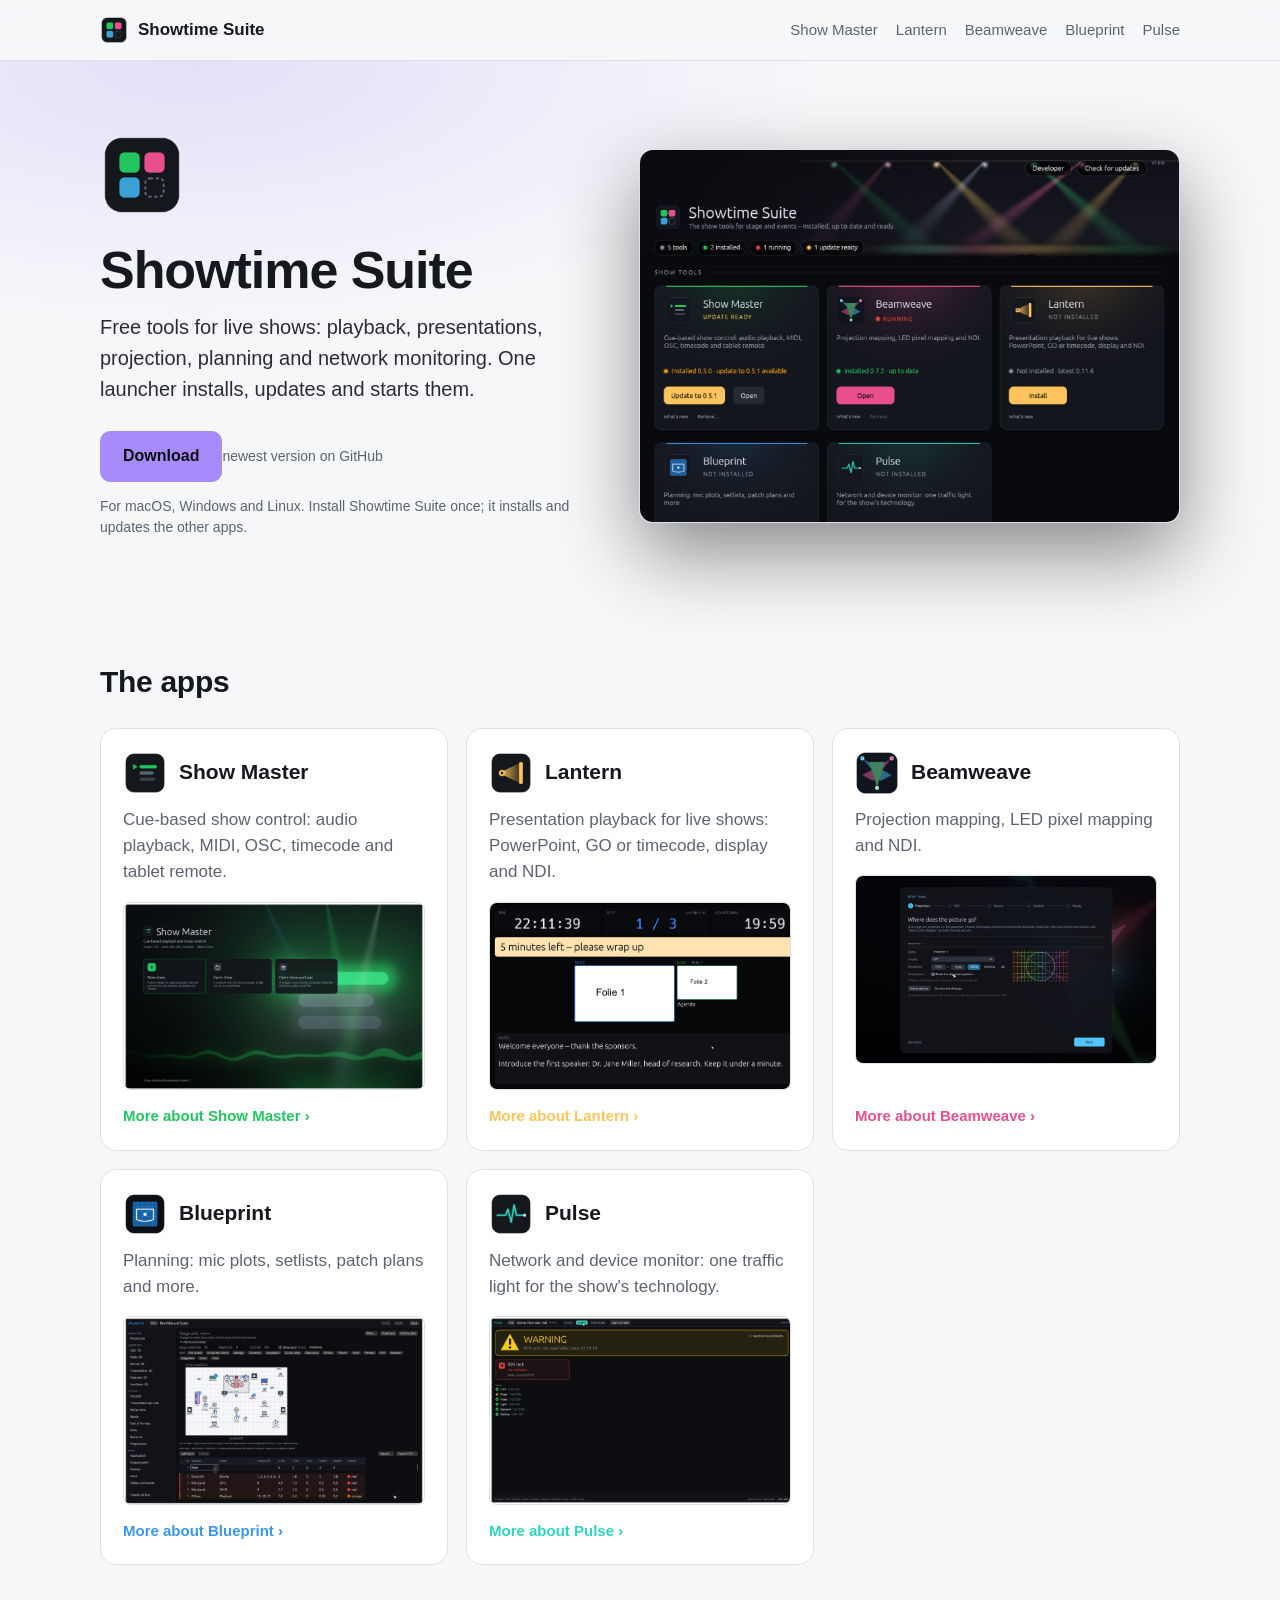
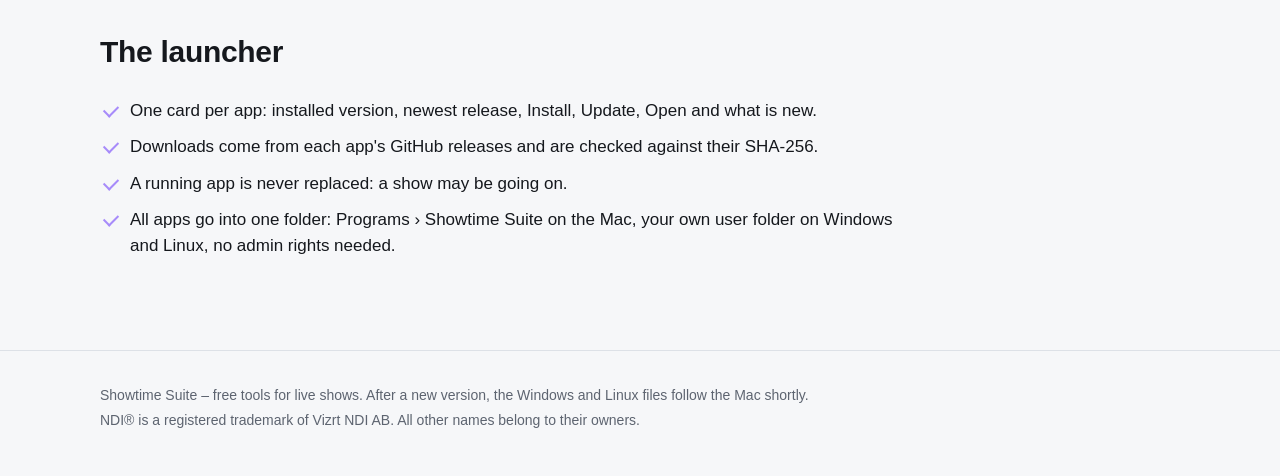
<file: index.html>
<!doctype html>
<html lang="en">
<head>
<meta charset="utf-8">
<meta name="viewport" content="width=device-width, initial-scale=1">
<title>Showtime Suite – tools for live shows</title>
<meta name="description" content="Free tools for live shows: playback, presentations, projection, planning and network monitoring. One launcher installs, updates and starts them.">
<meta name="color-scheme" content="dark light">
<link rel="icon" href="img/showtime-suite.png">
<link rel="stylesheet" href="style.css">
</head>
<body style="--accent: #a78bfa">
<header class="top"><div class="wrap">
  <a class="brand" href="index.html"><img src="img/showtime-suite.png" alt="">Showtime Suite</a>
  <nav><a href="showmaster/index.html">Show Master</a><a href="lantern/index.html">Lantern</a><a href="beamweave/index.html">Beamweave</a><a href="blueprint/index.html">Blueprint</a><a href="pulse/index.html">Pulse</a></nav>
</div></header>
<main>
<section class="hero"><div class="wrap hero-grid">
  <div>
    <img class="hero-icon" src="img/showtime-suite.png" alt="">
    <h1>Showtime Suite</h1>
    <p class="lead">Free tools for live shows: playback, presentations, projection, planning and network monitoring. One launcher installs, updates and starts them.</p>
    <div class="downloads" data-releases="Cheter0410/showtime-suite-releases" data-rules="{&quot;macos&quot;: {&quot;suffix&quot;: &quot;.dmg&quot;}, &quot;windows&quot;: {&quot;prefix&quot;: &quot;Showtime-Suite-Setup-&quot;, &quot;suffix&quot;: &quot;.exe&quot;}, &quot;linux&quot;: {&quot;suffix&quot;: &quot;-linux-x86_64.tar.gz&quot;}}" data-primary="1"><a class="btn main" href="https://github.com/Cheter0410/showtime-suite-releases/releases/latest">Download</a><span class="ver">newest version on GitHub</span></div>
    <p class="small">For macOS, Windows and Linux. Install Showtime Suite once; it installs and updates the other apps.</p>
  </div>
  <img class="hero-shot" src="img/showtime-suite-1.png" alt="Showtime Suite with its app cards">
</div></section>
<section class="wrap"><h2>The apps</h2><div class="cards"><a class="card" href="showmaster/index.html" style="--accent: #22c55e"><div class="card-head"><img class="icon" src="img/showmaster.png" alt=""><h3>Show Master</h3></div><p>Cue-based show control: audio playback, MIDI, OSC, timecode and tablet remote.</p><img class="peek" src="img/showmaster-1.png" alt="" loading="lazy"><span class="more">More about Show Master ›</span></a><a class="card" href="lantern/index.html" style="--accent: #ffc45c"><div class="card-head"><img class="icon" src="img/lantern.png" alt=""><h3>Lantern</h3></div><p>Presentation playback for live shows: PowerPoint, GO or timecode, display and NDI.</p><img class="peek" src="img/lantern-2.png" alt="" loading="lazy"><span class="more">More about Lantern ›</span></a><a class="card" href="beamweave/index.html" style="--accent: #e94f8a"><div class="card-head"><img class="icon" src="img/beamweave.png" alt=""><h3>Beamweave</h3></div><p>Projection mapping, LED pixel mapping and NDI.</p><img class="peek" src="img/beamweave-2.png" alt="" loading="lazy"><span class="more">More about Beamweave ›</span></a><a class="card" href="blueprint/index.html" style="--accent: #3898ec"><div class="card-head"><img class="icon" src="img/blueprint.png" alt=""><h3>Blueprint</h3></div><p>Planning: mic plots, setlists, patch plans and more.</p><img class="peek" src="img/blueprint-2.png" alt="" loading="lazy"><span class="more">More about Blueprint ›</span></a><a class="card" href="pulse/index.html" style="--accent: #2dd4bf"><div class="card-head"><img class="icon" src="img/pulse.png" alt=""><h3>Pulse</h3></div><p>Network and device monitor: one traffic light for the show&#x27;s technology.</p><img class="peek" src="img/pulse-2.png" alt="" loading="lazy"><span class="more">More about Pulse ›</span></a></div></section>
<section class="wrap launcher"><h2>The launcher</h2><ul class="ticks"><li>One card per app: installed version, newest release, Install, Update, Open and what is new.</li><li>Downloads come from each app&#x27;s GitHub releases and are checked against their SHA-256.</li><li>A running app is never replaced: a show may be going on.</li><li>All apps go into one folder: Programs › Showtime Suite on the Mac, your own user folder on Windows and Linux, no admin rights needed.</li></ul></section>
</main>
<footer><div class="wrap">
  <p>Showtime Suite – free tools for live shows. After a new version, the Windows and Linux files follow the Mac shortly.</p>
  <p>NDI® is a registered trademark of Vizrt NDI AB. All other names belong to their owners.</p>
</div></footer>
<script src="downloads.js" defer></script>
</body>
</html>
</file>
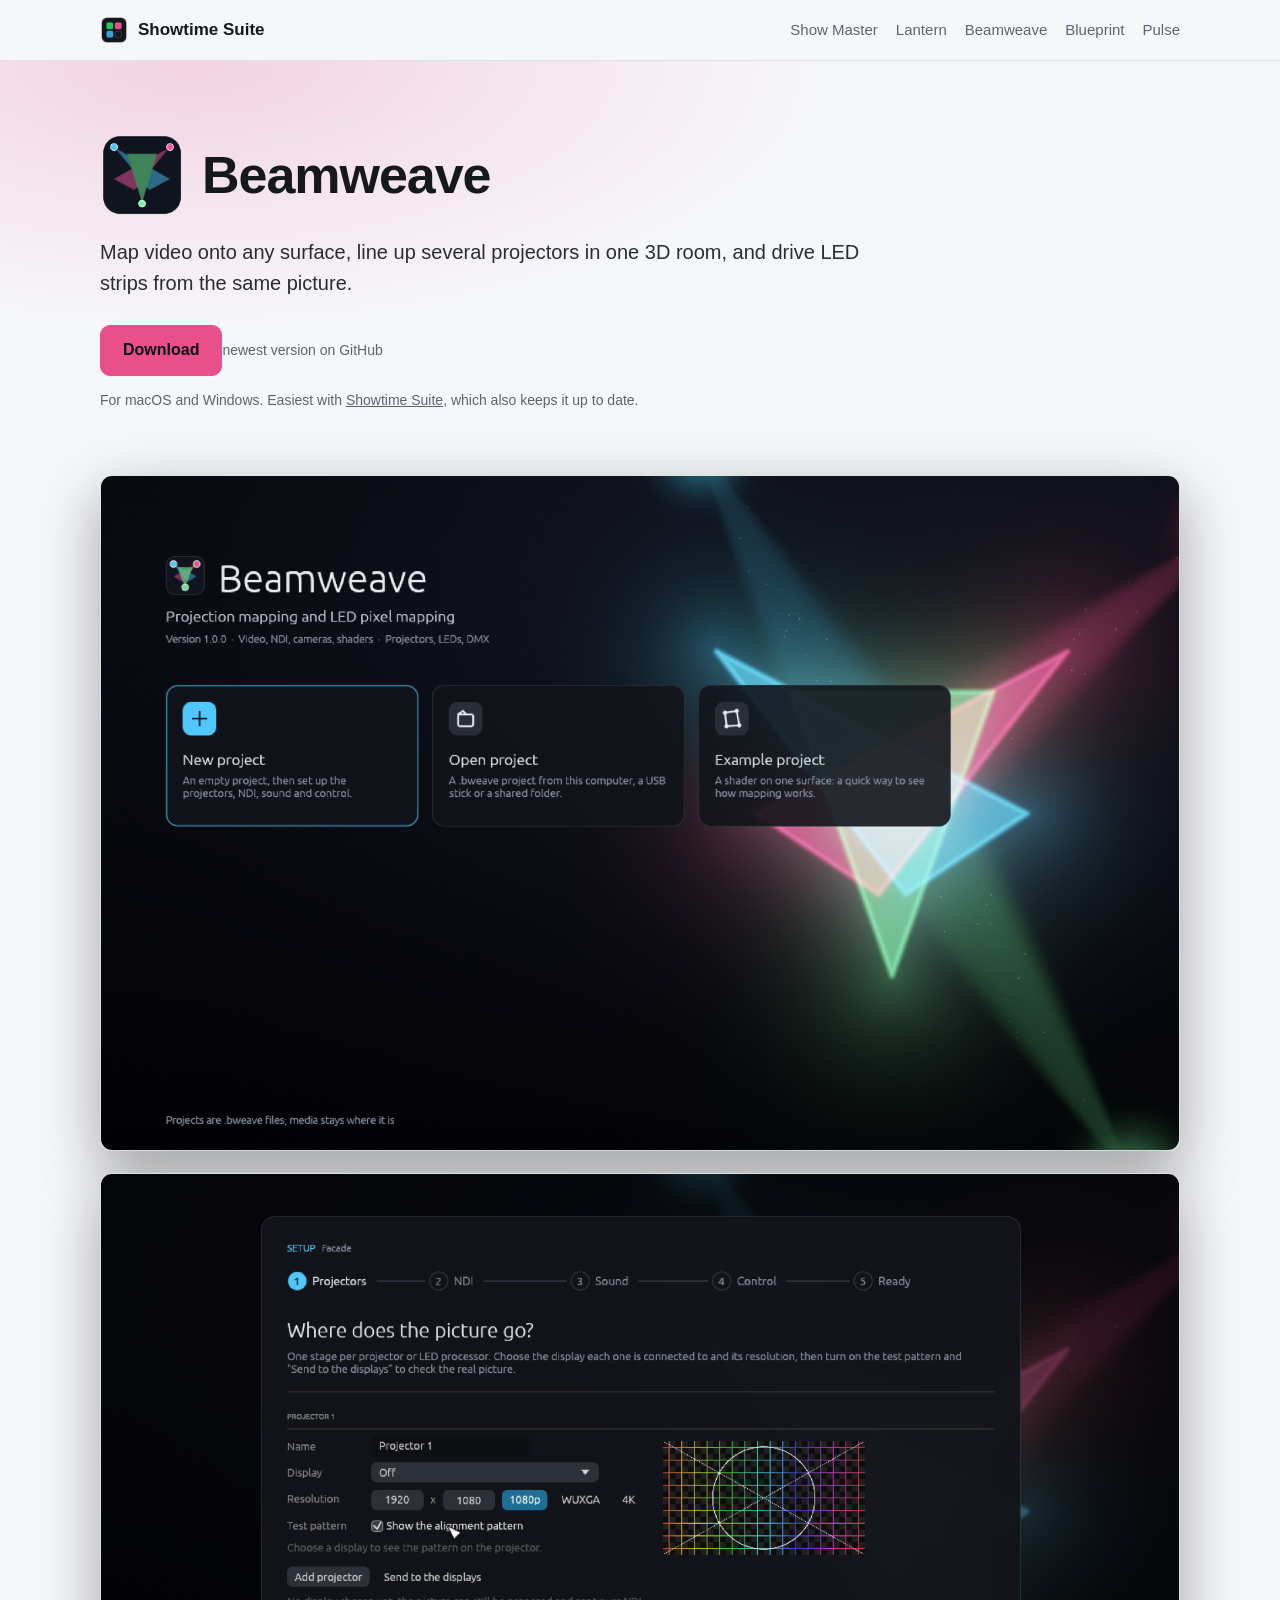
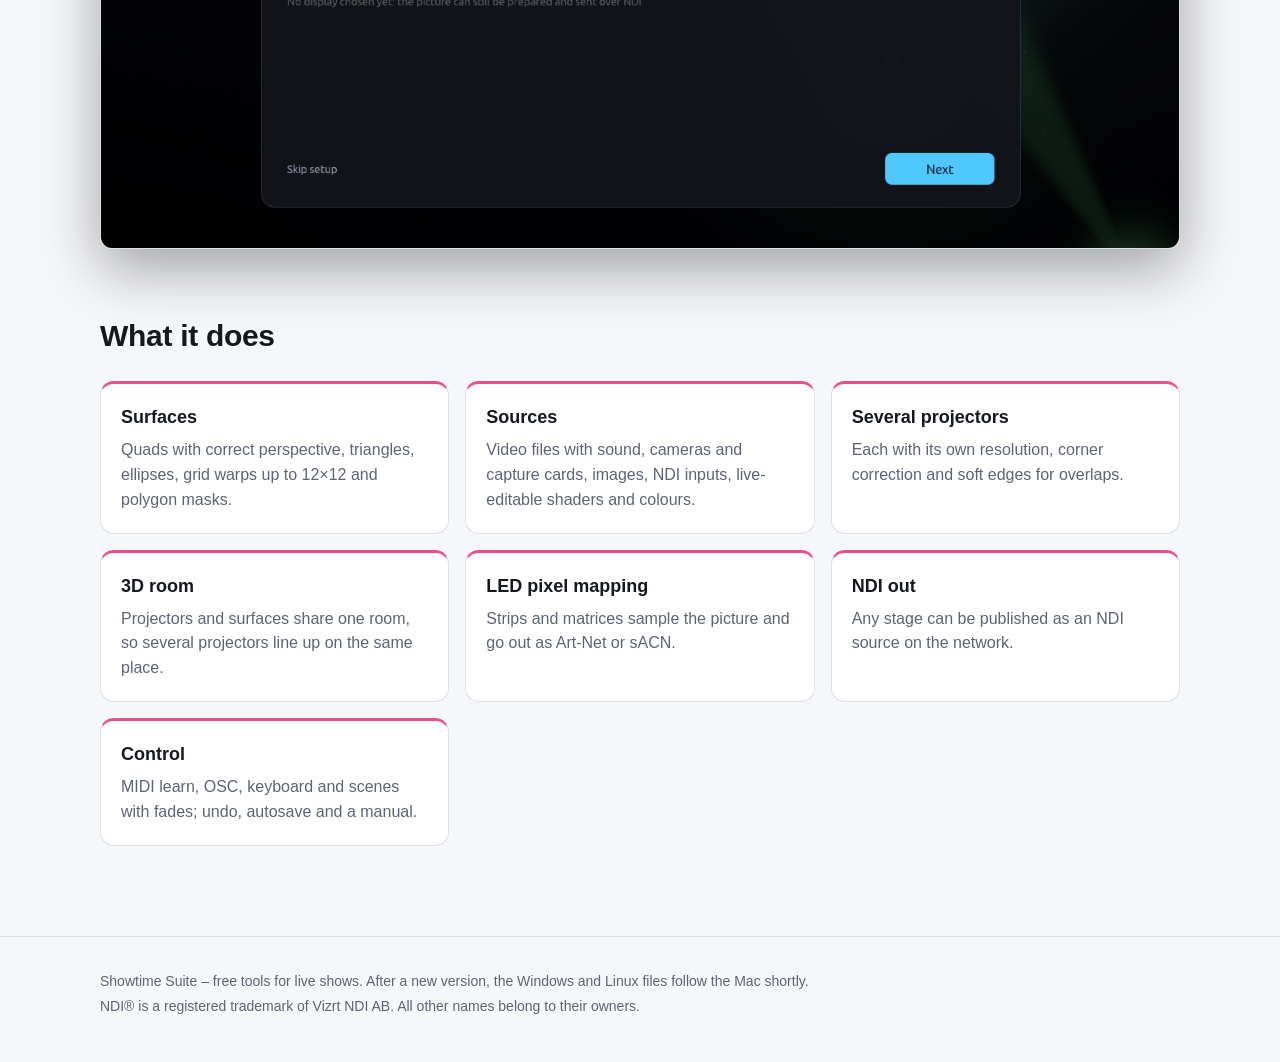
<file: beamweave/index.html>
<!doctype html>
<html lang="en">
<head>
<meta charset="utf-8">
<meta name="viewport" content="width=device-width, initial-scale=1">
<title>Beamweave – Showtime Suite</title>
<meta name="description" content="Projection mapping, LED pixel mapping and NDI.">
<meta name="color-scheme" content="dark light">
<link rel="icon" href="../img/showtime-suite.png">
<link rel="stylesheet" href="../style.css">
</head>
<body style="--accent: #e94f8a">
<header class="top"><div class="wrap">
  <a class="brand" href="../index.html"><img src="../img/showtime-suite.png" alt="">Showtime Suite</a>
  <nav><a href="../showmaster/index.html">Show Master</a><a href="../lantern/index.html">Lantern</a><a href="../beamweave/index.html">Beamweave</a><a href="../blueprint/index.html">Blueprint</a><a href="../pulse/index.html">Pulse</a></nav>
</div></header>
<main>
<section class="hero app"><div class="wrap">
  <div class="title"><img class="hero-icon" src="../img/beamweave.png" alt=""><h1>Beamweave</h1></div>
  <p class="lead">Map video onto any surface, line up several projectors in one 3D room, and drive LED strips from the same picture.</p>
  <div class="downloads" data-releases="Cheter0410/beamweave-releases" data-rules="{&quot;macos&quot;: {&quot;suffix&quot;: &quot;.dmg&quot;}, &quot;windows&quot;: {&quot;prefix&quot;: &quot;Beamweave-Setup-&quot;, &quot;suffix&quot;: &quot;.exe&quot;}}" data-primary="1"><a class="btn main" href="https://github.com/Cheter0410/beamweave-releases/releases/latest">Download</a><span class="ver">newest version on GitHub</span></div>
  
  <p class="small">For macOS and Windows. Easiest with <a href="../index.html">Showtime Suite</a>, which also keeps it up to date.</p>
</div></section>
<section class="wrap gallery"><figure><img src="../img/beamweave-1.png" alt="Beamweave screenshot" loading="lazy"></figure><figure><img src="../img/beamweave-2.png" alt="Beamweave screenshot" loading="lazy"></figure></section>
<section class="wrap"><h2>What it does</h2><div class="feats"><div class="feat"><h3>Surfaces</h3><p>Quads with correct perspective, triangles, ellipses, grid warps up to 12×12 and polygon masks.</p></div><div class="feat"><h3>Sources</h3><p>Video files with sound, cameras and capture cards, images, NDI inputs, live-editable shaders and colours.</p></div><div class="feat"><h3>Several projectors</h3><p>Each with its own resolution, corner correction and soft edges for overlaps.</p></div><div class="feat"><h3>3D room</h3><p>Projectors and surfaces share one room, so several projectors line up on the same place.</p></div><div class="feat"><h3>LED pixel mapping</h3><p>Strips and matrices sample the picture and go out as Art-Net or sACN.</p></div><div class="feat"><h3>NDI out</h3><p>Any stage can be published as an NDI source on the network.</p></div><div class="feat"><h3>Control</h3><p>MIDI learn, OSC, keyboard and scenes with fades; undo, autosave and a manual.</p></div></div></section>
</main>
<footer><div class="wrap">
  <p>Showtime Suite – free tools for live shows. After a new version, the Windows and Linux files follow the Mac shortly.</p>
  <p>NDI® is a registered trademark of Vizrt NDI AB. All other names belong to their owners.</p>
</div></footer>
<script src="../downloads.js" defer></script>
</body>
</html>
</file>
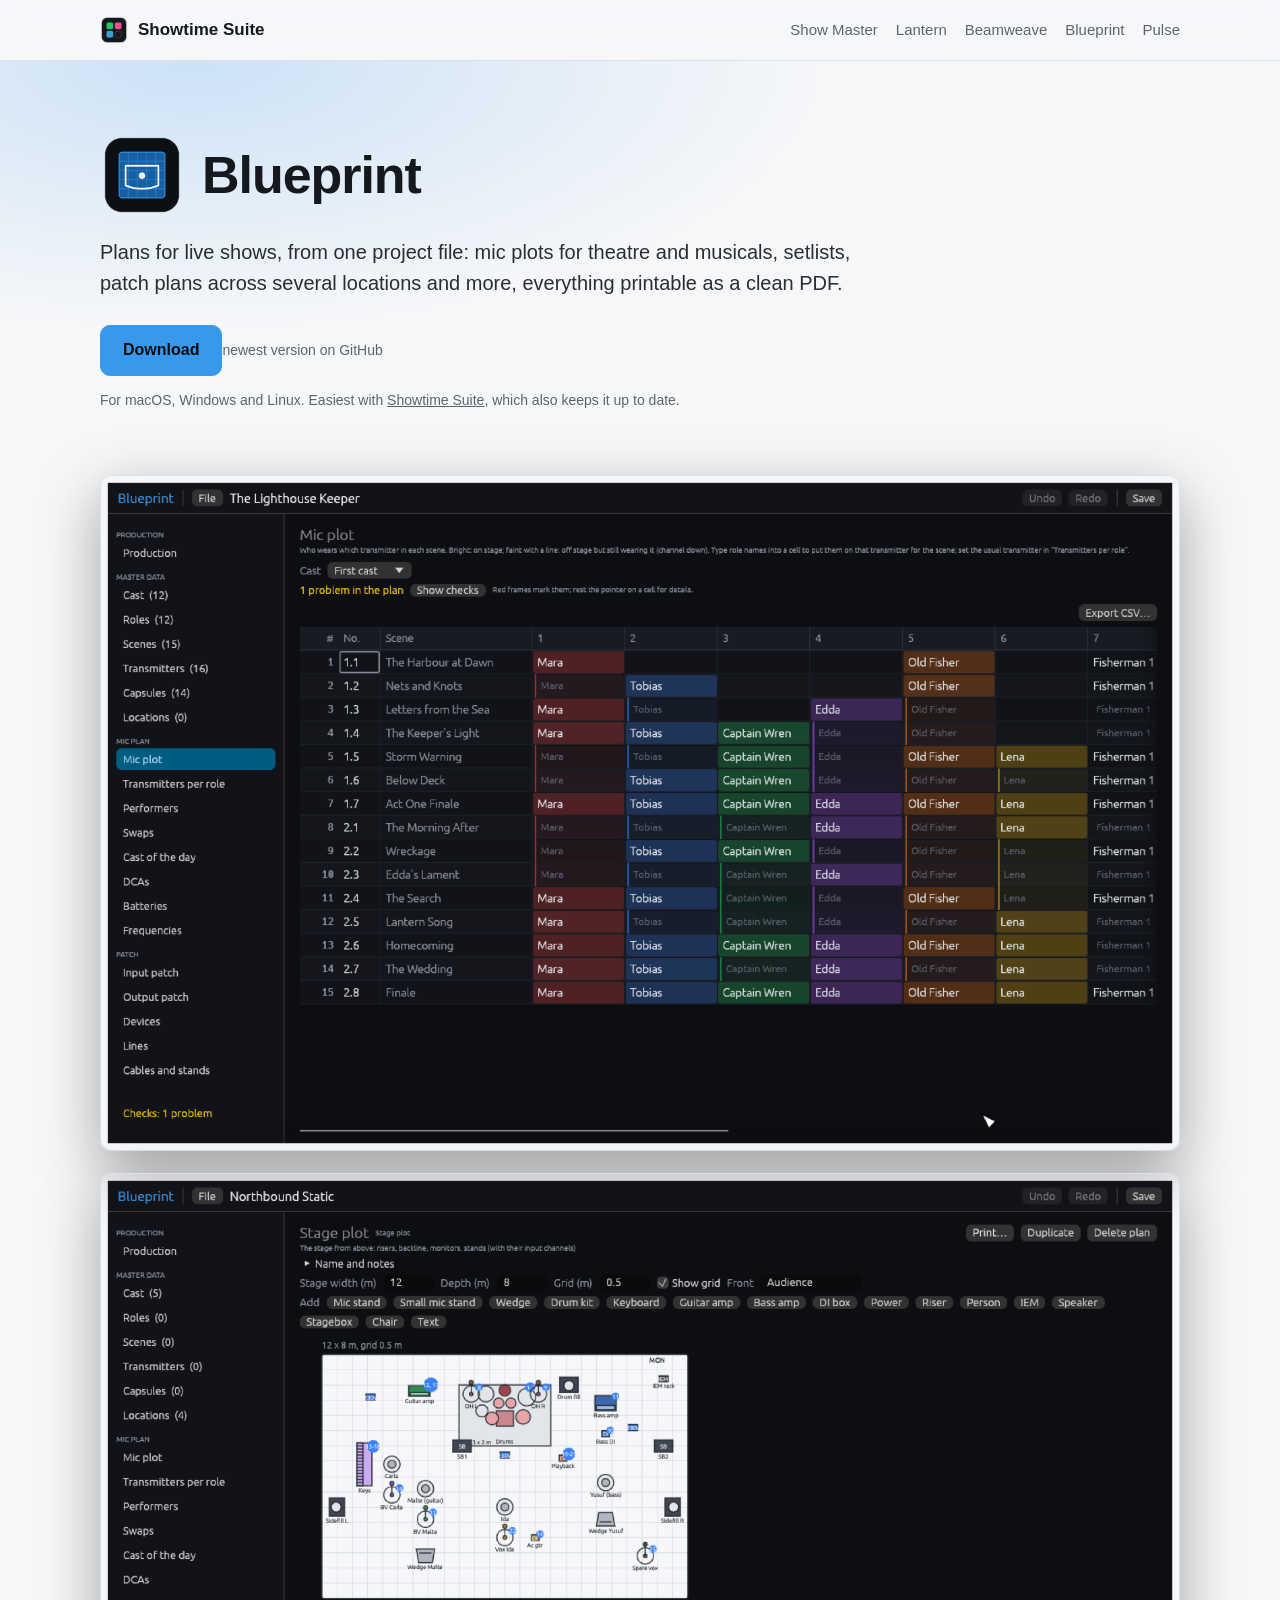
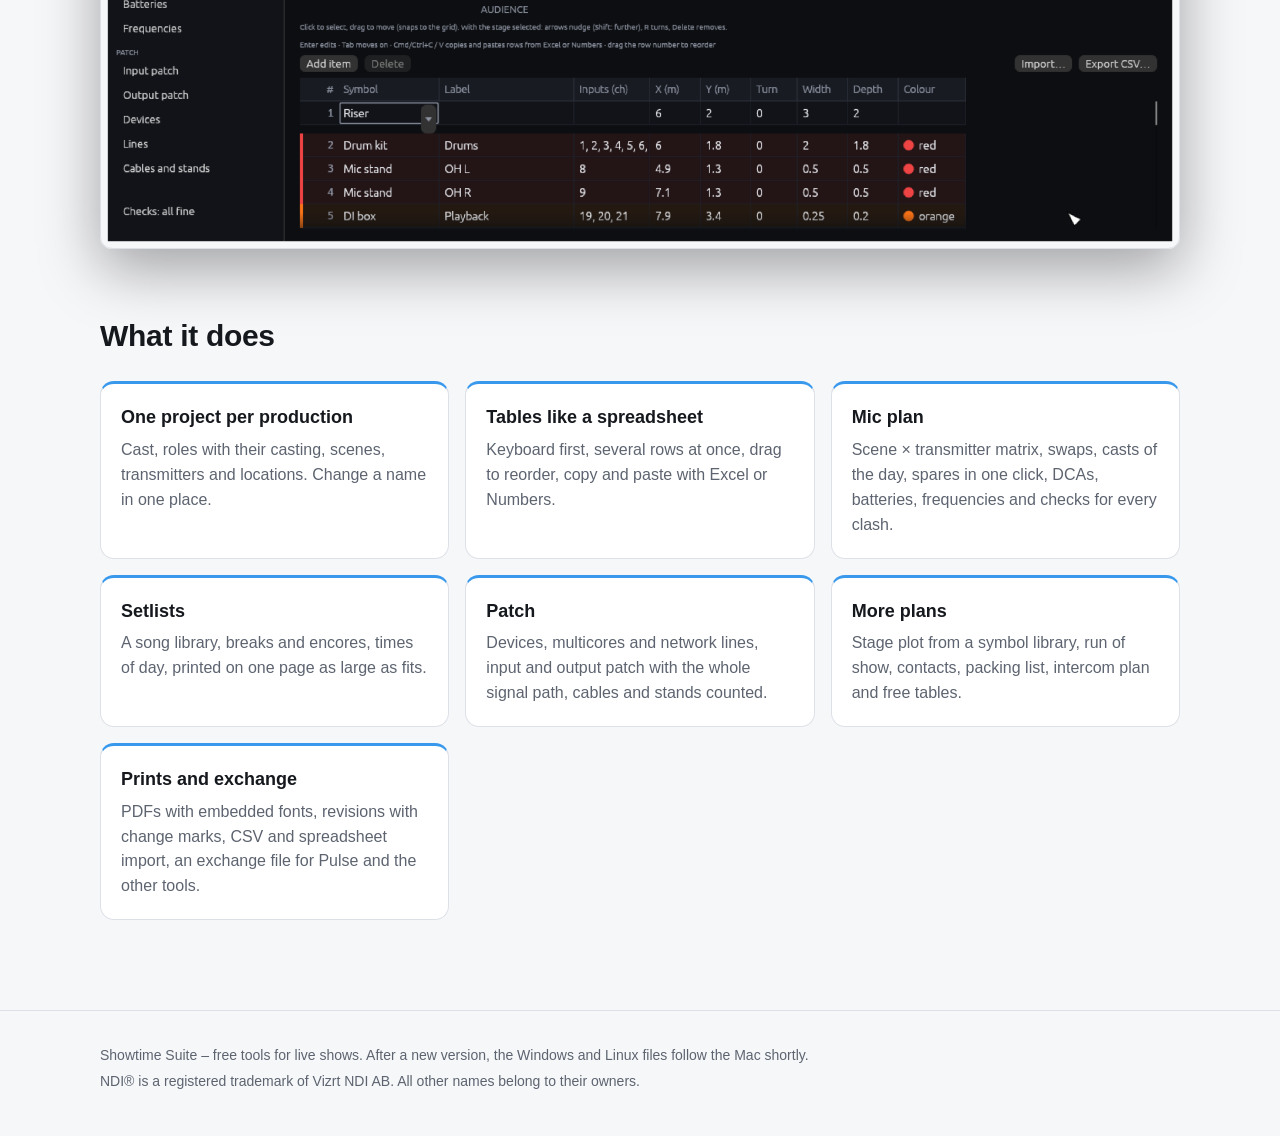
<file: blueprint/index.html>
<!doctype html>
<html lang="en">
<head>
<meta charset="utf-8">
<meta name="viewport" content="width=device-width, initial-scale=1">
<title>Blueprint – Showtime Suite</title>
<meta name="description" content="Planning: mic plots, setlists, patch plans and more.">
<meta name="color-scheme" content="dark light">
<link rel="icon" href="../img/showtime-suite.png">
<link rel="stylesheet" href="../style.css">
</head>
<body style="--accent: #3898ec">
<header class="top"><div class="wrap">
  <a class="brand" href="../index.html"><img src="../img/showtime-suite.png" alt="">Showtime Suite</a>
  <nav><a href="../showmaster/index.html">Show Master</a><a href="../lantern/index.html">Lantern</a><a href="../beamweave/index.html">Beamweave</a><a href="../blueprint/index.html">Blueprint</a><a href="../pulse/index.html">Pulse</a></nav>
</div></header>
<main>
<section class="hero app"><div class="wrap">
  <div class="title"><img class="hero-icon" src="../img/blueprint.png" alt=""><h1>Blueprint</h1></div>
  <p class="lead">Plans for live shows, from one project file: mic plots for theatre and musicals, setlists, patch plans across several locations and more, everything printable as a clean PDF.</p>
  <div class="downloads" data-releases="jay212-1/blueprint-releases" data-rules="{&quot;macos&quot;: {&quot;suffix&quot;: &quot;.dmg&quot;}, &quot;windows&quot;: {&quot;prefix&quot;: &quot;Blueprint-Setup-&quot;, &quot;suffix&quot;: &quot;.exe&quot;}, &quot;linux&quot;: {&quot;suffix&quot;: &quot;-linux-x86_64.tar.gz&quot;}}" data-primary="1"><a class="btn main" href="https://github.com/jay212-1/blueprint-releases/releases/latest">Download</a><span class="ver">newest version on GitHub</span></div>
  
  <p class="small">For macOS, Windows and Linux. Easiest with <a href="../index.html">Showtime Suite</a>, which also keeps it up to date.</p>
</div></section>
<section class="wrap gallery"><figure><img src="../img/blueprint-1.png" alt="Blueprint screenshot" loading="lazy"></figure><figure><img src="../img/blueprint-2.png" alt="Blueprint screenshot" loading="lazy"></figure></section>
<section class="wrap"><h2>What it does</h2><div class="feats"><div class="feat"><h3>One project per production</h3><p>Cast, roles with their casting, scenes, transmitters and locations. Change a name in one place.</p></div><div class="feat"><h3>Tables like a spreadsheet</h3><p>Keyboard first, several rows at once, drag to reorder, copy and paste with Excel or Numbers.</p></div><div class="feat"><h3>Mic plan</h3><p>Scene × transmitter matrix, swaps, casts of the day, spares in one click, DCAs, batteries, frequencies and checks for every clash.</p></div><div class="feat"><h3>Setlists</h3><p>A song library, breaks and encores, times of day, printed on one page as large as fits.</p></div><div class="feat"><h3>Patch</h3><p>Devices, multicores and network lines, input and output patch with the whole signal path, cables and stands counted.</p></div><div class="feat"><h3>More plans</h3><p>Stage plot from a symbol library, run of show, contacts, packing list, intercom plan and free tables.</p></div><div class="feat"><h3>Prints and exchange</h3><p>PDFs with embedded fonts, revisions with change marks, CSV and spreadsheet import, an exchange file for Pulse and the other tools.</p></div></div></section>
</main>
<footer><div class="wrap">
  <p>Showtime Suite – free tools for live shows. After a new version, the Windows and Linux files follow the Mac shortly.</p>
  <p>NDI® is a registered trademark of Vizrt NDI AB. All other names belong to their owners.</p>
</div></footer>
<script src="../downloads.js" defer></script>
</body>
</html>
</file>
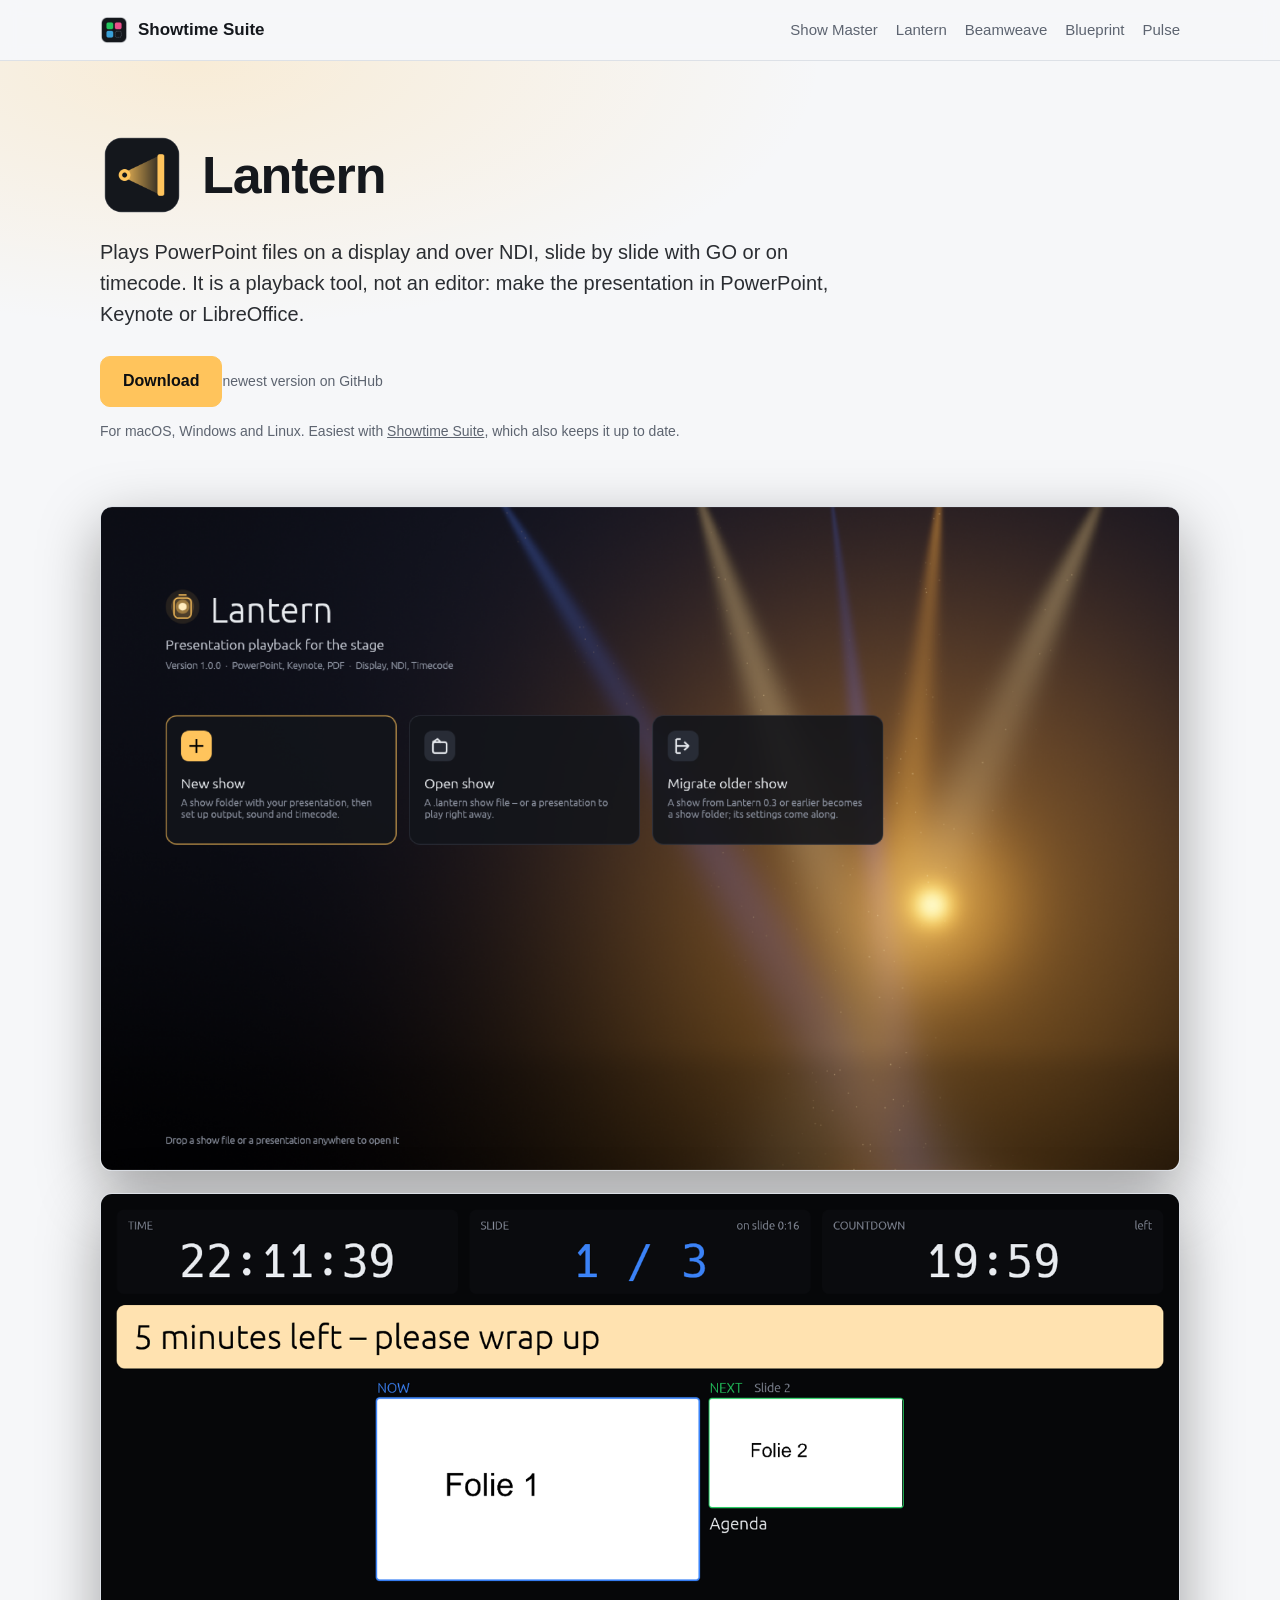
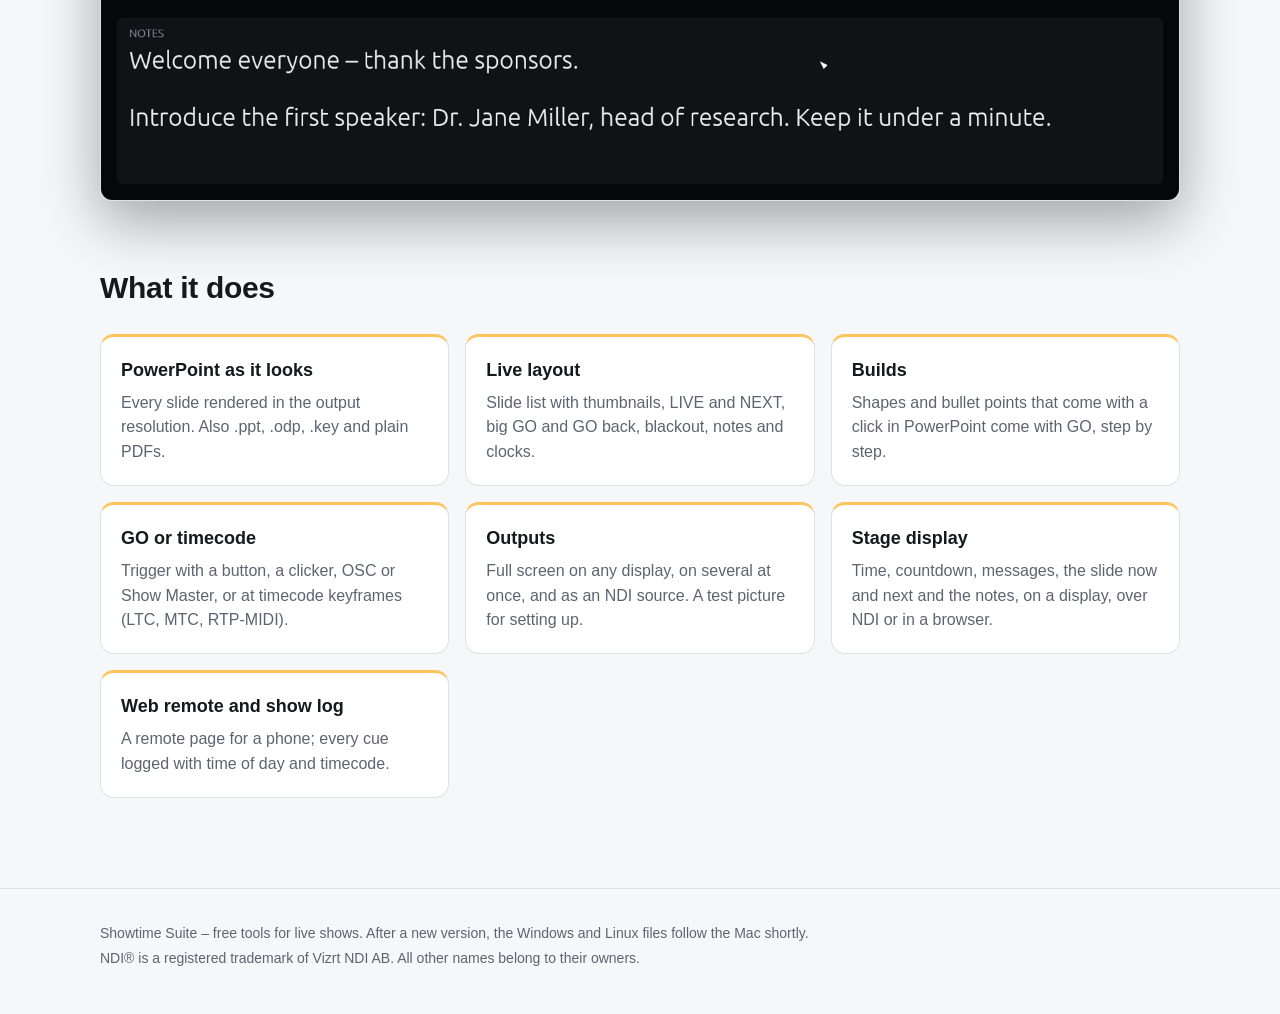
<file: lantern/index.html>
<!doctype html>
<html lang="en">
<head>
<meta charset="utf-8">
<meta name="viewport" content="width=device-width, initial-scale=1">
<title>Lantern – Showtime Suite</title>
<meta name="description" content="Presentation playback for live shows: PowerPoint, GO or timecode, display and NDI.">
<meta name="color-scheme" content="dark light">
<link rel="icon" href="../img/showtime-suite.png">
<link rel="stylesheet" href="../style.css">
</head>
<body style="--accent: #ffc45c">
<header class="top"><div class="wrap">
  <a class="brand" href="../index.html"><img src="../img/showtime-suite.png" alt="">Showtime Suite</a>
  <nav><a href="../showmaster/index.html">Show Master</a><a href="../lantern/index.html">Lantern</a><a href="../beamweave/index.html">Beamweave</a><a href="../blueprint/index.html">Blueprint</a><a href="../pulse/index.html">Pulse</a></nav>
</div></header>
<main>
<section class="hero app"><div class="wrap">
  <div class="title"><img class="hero-icon" src="../img/lantern.png" alt=""><h1>Lantern</h1></div>
  <p class="lead">Plays PowerPoint files on a display and over NDI, slide by slide with GO or on timecode. It is a playback tool, not an editor: make the presentation in PowerPoint, Keynote or LibreOffice.</p>
  <div class="downloads" data-releases="Cheter0410/lantern-releases" data-rules="{&quot;macos&quot;: {&quot;suffix&quot;: &quot;.dmg&quot;}, &quot;windows&quot;: {&quot;prefix&quot;: &quot;Lantern-Setup-&quot;, &quot;suffix&quot;: &quot;.exe&quot;}, &quot;linux&quot;: {&quot;suffix&quot;: &quot;-linux-x86_64.tar.gz&quot;}}" data-primary="1"><a class="btn main" href="https://github.com/Cheter0410/lantern-releases/releases/latest">Download</a><span class="ver">newest version on GitHub</span></div>
  
  <p class="small">For macOS, Windows and Linux. Easiest with <a href="../index.html">Showtime Suite</a>, which also keeps it up to date.</p>
</div></section>
<section class="wrap gallery"><figure><img src="../img/lantern-1.png" alt="Lantern screenshot" loading="lazy"></figure><figure><img src="../img/lantern-2.png" alt="Lantern screenshot" loading="lazy"></figure></section>
<section class="wrap"><h2>What it does</h2><div class="feats"><div class="feat"><h3>PowerPoint as it looks</h3><p>Every slide rendered in the output resolution. Also .ppt, .odp, .key and plain PDFs.</p></div><div class="feat"><h3>Live layout</h3><p>Slide list with thumbnails, LIVE and NEXT, big GO and GO back, blackout, notes and clocks.</p></div><div class="feat"><h3>Builds</h3><p>Shapes and bullet points that come with a click in PowerPoint come with GO, step by step.</p></div><div class="feat"><h3>GO or timecode</h3><p>Trigger with a button, a clicker, OSC or Show Master, or at timecode keyframes (LTC, MTC, RTP-MIDI).</p></div><div class="feat"><h3>Outputs</h3><p>Full screen on any display, on several at once, and as an NDI source. A test picture for setting up.</p></div><div class="feat"><h3>Stage display</h3><p>Time, countdown, messages, the slide now and next and the notes, on a display, over NDI or in a browser.</p></div><div class="feat"><h3>Web remote and show log</h3><p>A remote page for a phone; every cue logged with time of day and timecode.</p></div></div></section>
</main>
<footer><div class="wrap">
  <p>Showtime Suite – free tools for live shows. After a new version, the Windows and Linux files follow the Mac shortly.</p>
  <p>NDI® is a registered trademark of Vizrt NDI AB. All other names belong to their owners.</p>
</div></footer>
<script src="../downloads.js" defer></script>
</body>
</html>
</file>
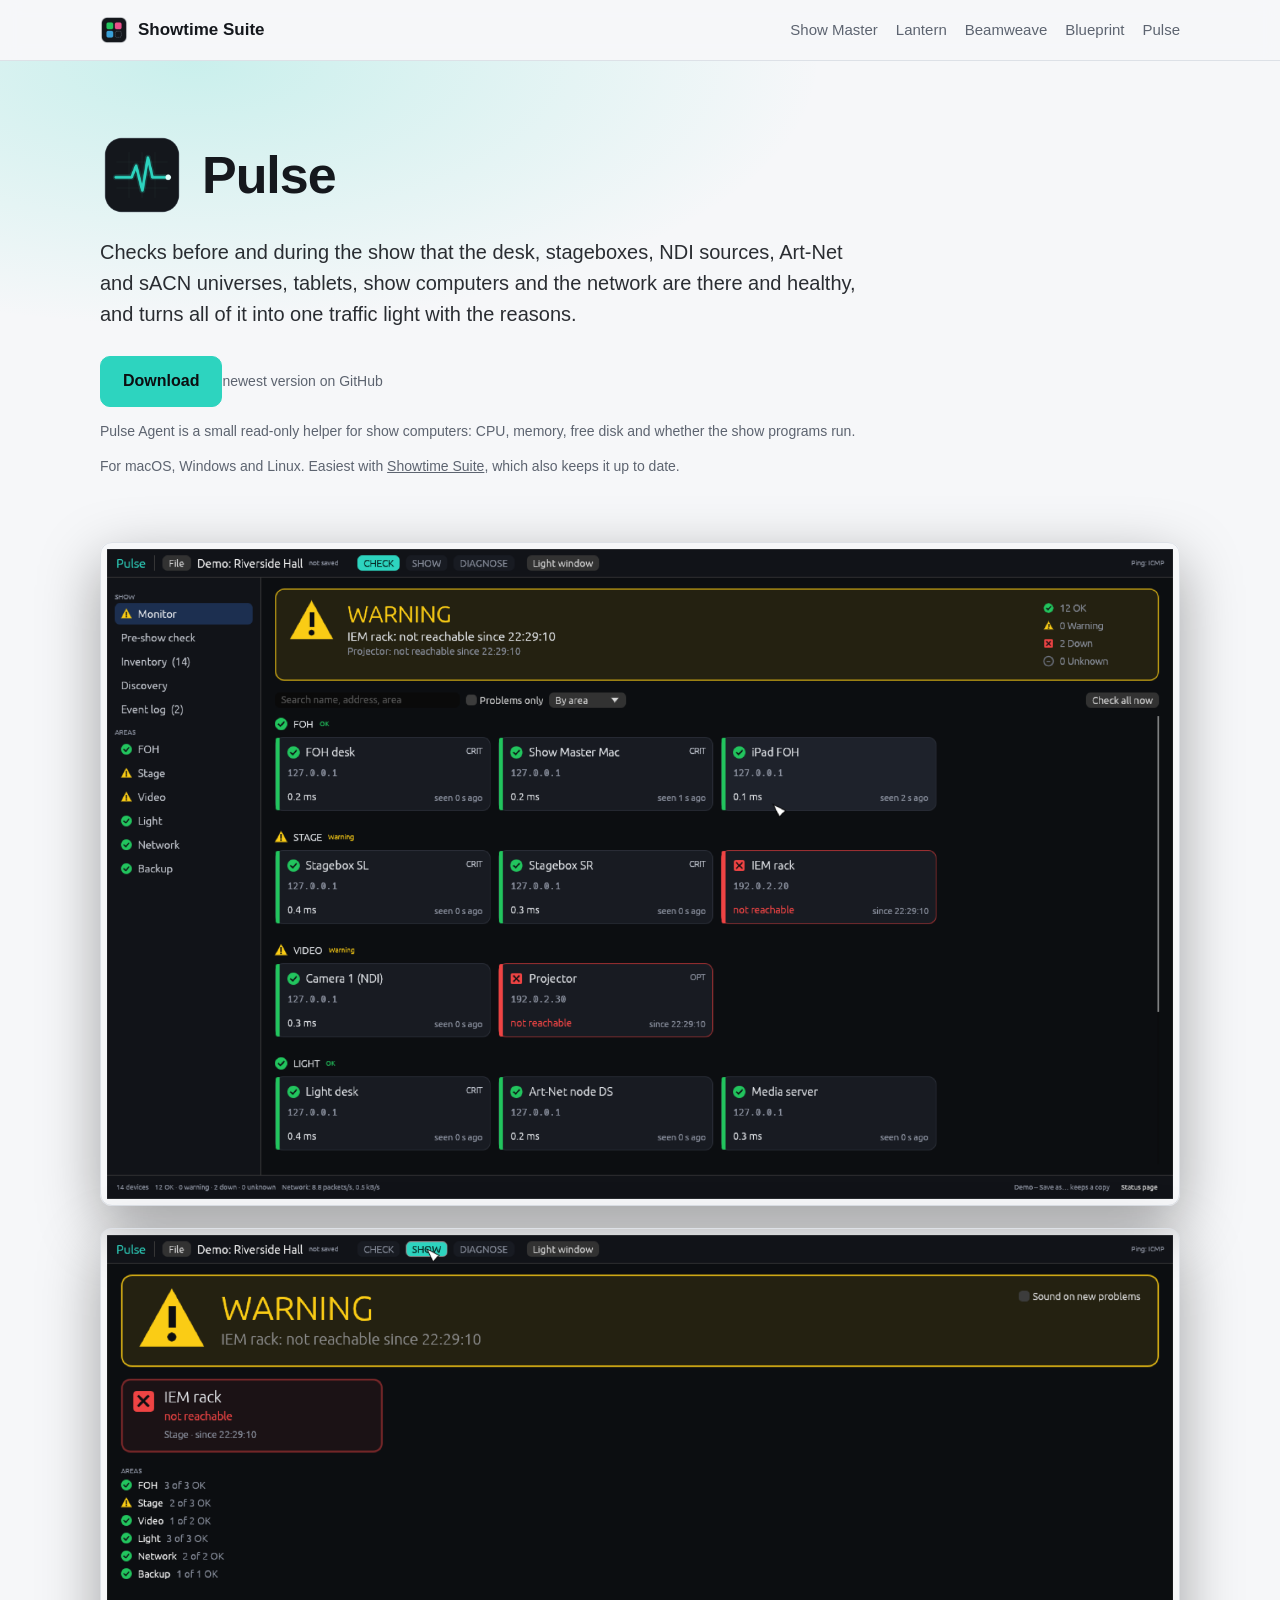
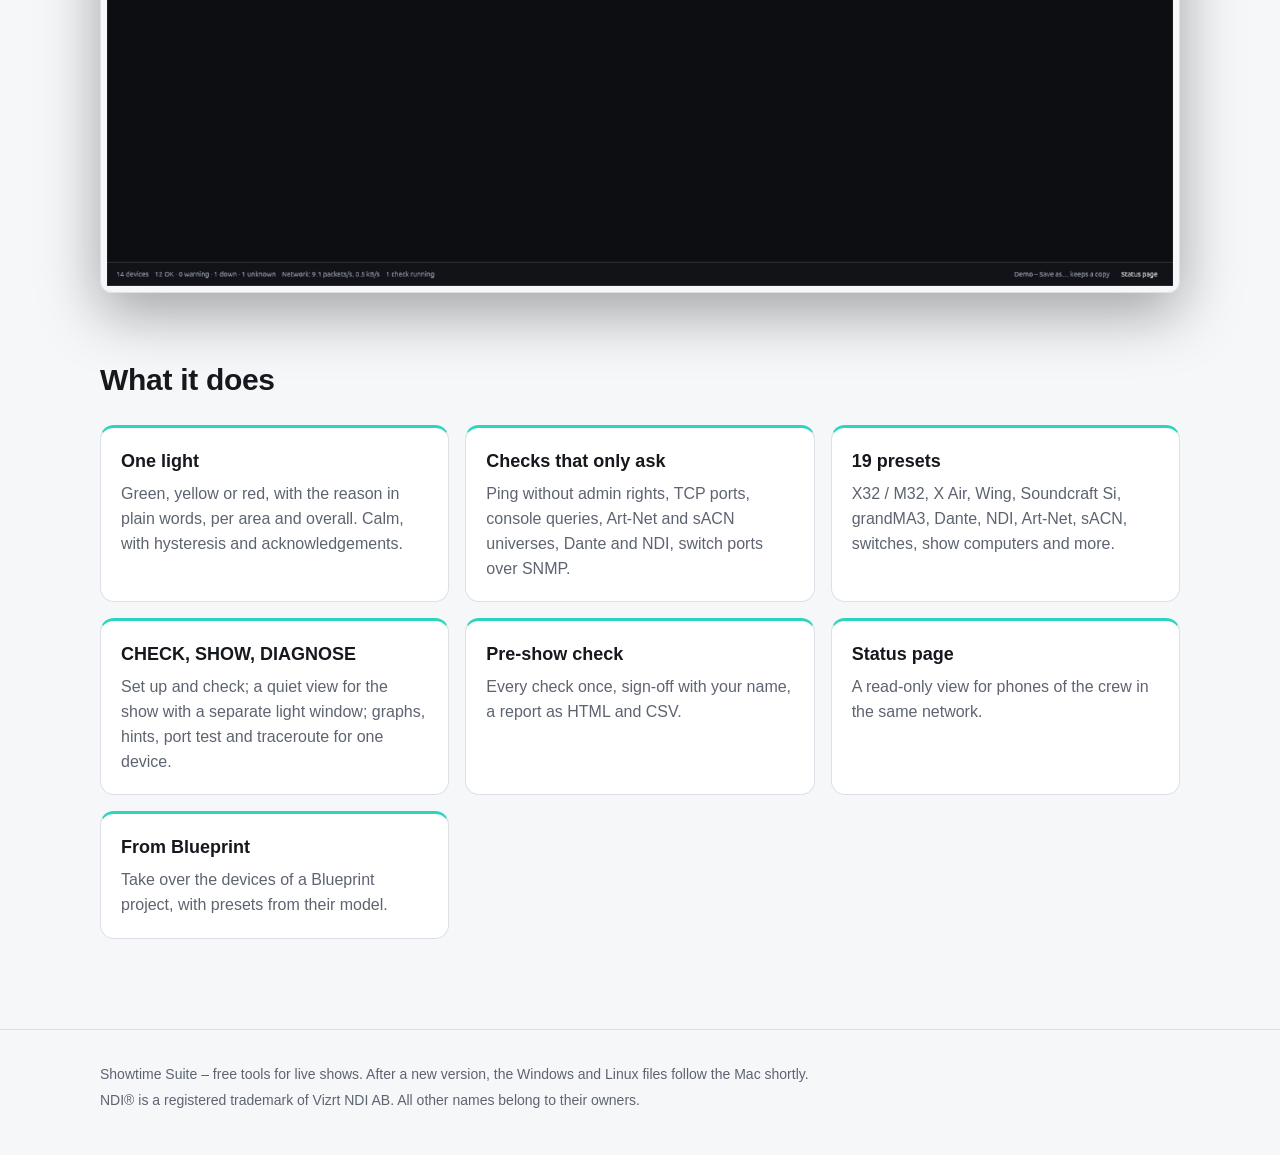
<file: pulse/index.html>
<!doctype html>
<html lang="en">
<head>
<meta charset="utf-8">
<meta name="viewport" content="width=device-width, initial-scale=1">
<title>Pulse – Showtime Suite</title>
<meta name="description" content="Network and device monitor: one traffic light for the show&#x27;s technology.">
<meta name="color-scheme" content="dark light">
<link rel="icon" href="../img/showtime-suite.png">
<link rel="stylesheet" href="../style.css">
</head>
<body style="--accent: #2dd4bf">
<header class="top"><div class="wrap">
  <a class="brand" href="../index.html"><img src="../img/showtime-suite.png" alt="">Showtime Suite</a>
  <nav><a href="../showmaster/index.html">Show Master</a><a href="../lantern/index.html">Lantern</a><a href="../beamweave/index.html">Beamweave</a><a href="../blueprint/index.html">Blueprint</a><a href="../pulse/index.html">Pulse</a></nav>
</div></header>
<main>
<section class="hero app"><div class="wrap">
  <div class="title"><img class="hero-icon" src="../img/pulse.png" alt=""><h1>Pulse</h1></div>
  <p class="lead">Checks before and during the show that the desk, stageboxes, NDI sources, Art-Net and sACN universes, tablets, show computers and the network are there and healthy, and turns all of it into one traffic light with the reasons.</p>
  <div class="downloads" data-releases="jay212-1/pulse-releases" data-rules="{&quot;macos&quot;: {&quot;suffix&quot;: &quot;.dmg&quot;}, &quot;windows&quot;: {&quot;prefix&quot;: &quot;Pulse-Setup-&quot;, &quot;suffix&quot;: &quot;.exe&quot;}, &quot;linux&quot;: {&quot;suffix&quot;: &quot;-linux-x86_64.tar.gz&quot;}}" data-extra="[{&quot;label&quot;: &quot;Pulse Agent for Mac&quot;, &quot;match&quot;: &quot;pulse-agent-&quot;, &quot;suffix&quot;: &quot;-macos.zip&quot;}, {&quot;label&quot;: &quot;Pulse Agent for Windows&quot;, &quot;match&quot;: &quot;pulse-agent-&quot;, &quot;suffix&quot;: &quot;-windows-x86_64.zip&quot;}, {&quot;label&quot;: &quot;Pulse Agent for Linux&quot;, &quot;match&quot;: &quot;pulse-agent-&quot;, &quot;suffix&quot;: &quot;-x86_64-linux.tar.gz&quot;}]" data-primary="1"><a class="btn main" href="https://github.com/jay212-1/pulse-releases/releases/latest">Download</a><span class="ver">newest version on GitHub</span></div>
  <p class="small">Pulse Agent is a small read-only helper for show computers: CPU, memory, free disk and whether the show programs run.</p>
  <p class="small">For macOS, Windows and Linux. Easiest with <a href="../index.html">Showtime Suite</a>, which also keeps it up to date.</p>
</div></section>
<section class="wrap gallery"><figure><img src="../img/pulse-1.png" alt="Pulse screenshot" loading="lazy"></figure><figure><img src="../img/pulse-2.png" alt="Pulse screenshot" loading="lazy"></figure></section>
<section class="wrap"><h2>What it does</h2><div class="feats"><div class="feat"><h3>One light</h3><p>Green, yellow or red, with the reason in plain words, per area and overall. Calm, with hysteresis and acknowledgements.</p></div><div class="feat"><h3>Checks that only ask</h3><p>Ping without admin rights, TCP ports, console queries, Art-Net and sACN universes, Dante and NDI, switch ports over SNMP.</p></div><div class="feat"><h3>19 presets</h3><p>X32 / M32, X Air, Wing, Soundcraft Si, grandMA3, Dante, NDI, Art-Net, sACN, switches, show computers and more.</p></div><div class="feat"><h3>CHECK, SHOW, DIAGNOSE</h3><p>Set up and check; a quiet view for the show with a separate light window; graphs, hints, port test and traceroute for one device.</p></div><div class="feat"><h3>Pre-show check</h3><p>Every check once, sign-off with your name, a report as HTML and CSV.</p></div><div class="feat"><h3>Status page</h3><p>A read-only view for phones of the crew in the same network.</p></div><div class="feat"><h3>From Blueprint</h3><p>Take over the devices of a Blueprint project, with presets from their model.</p></div></div></section>
</main>
<footer><div class="wrap">
  <p>Showtime Suite – free tools for live shows. After a new version, the Windows and Linux files follow the Mac shortly.</p>
  <p>NDI® is a registered trademark of Vizrt NDI AB. All other names belong to their owners.</p>
</div></footer>
<script src="../downloads.js" defer></script>
</body>
</html>
</file>
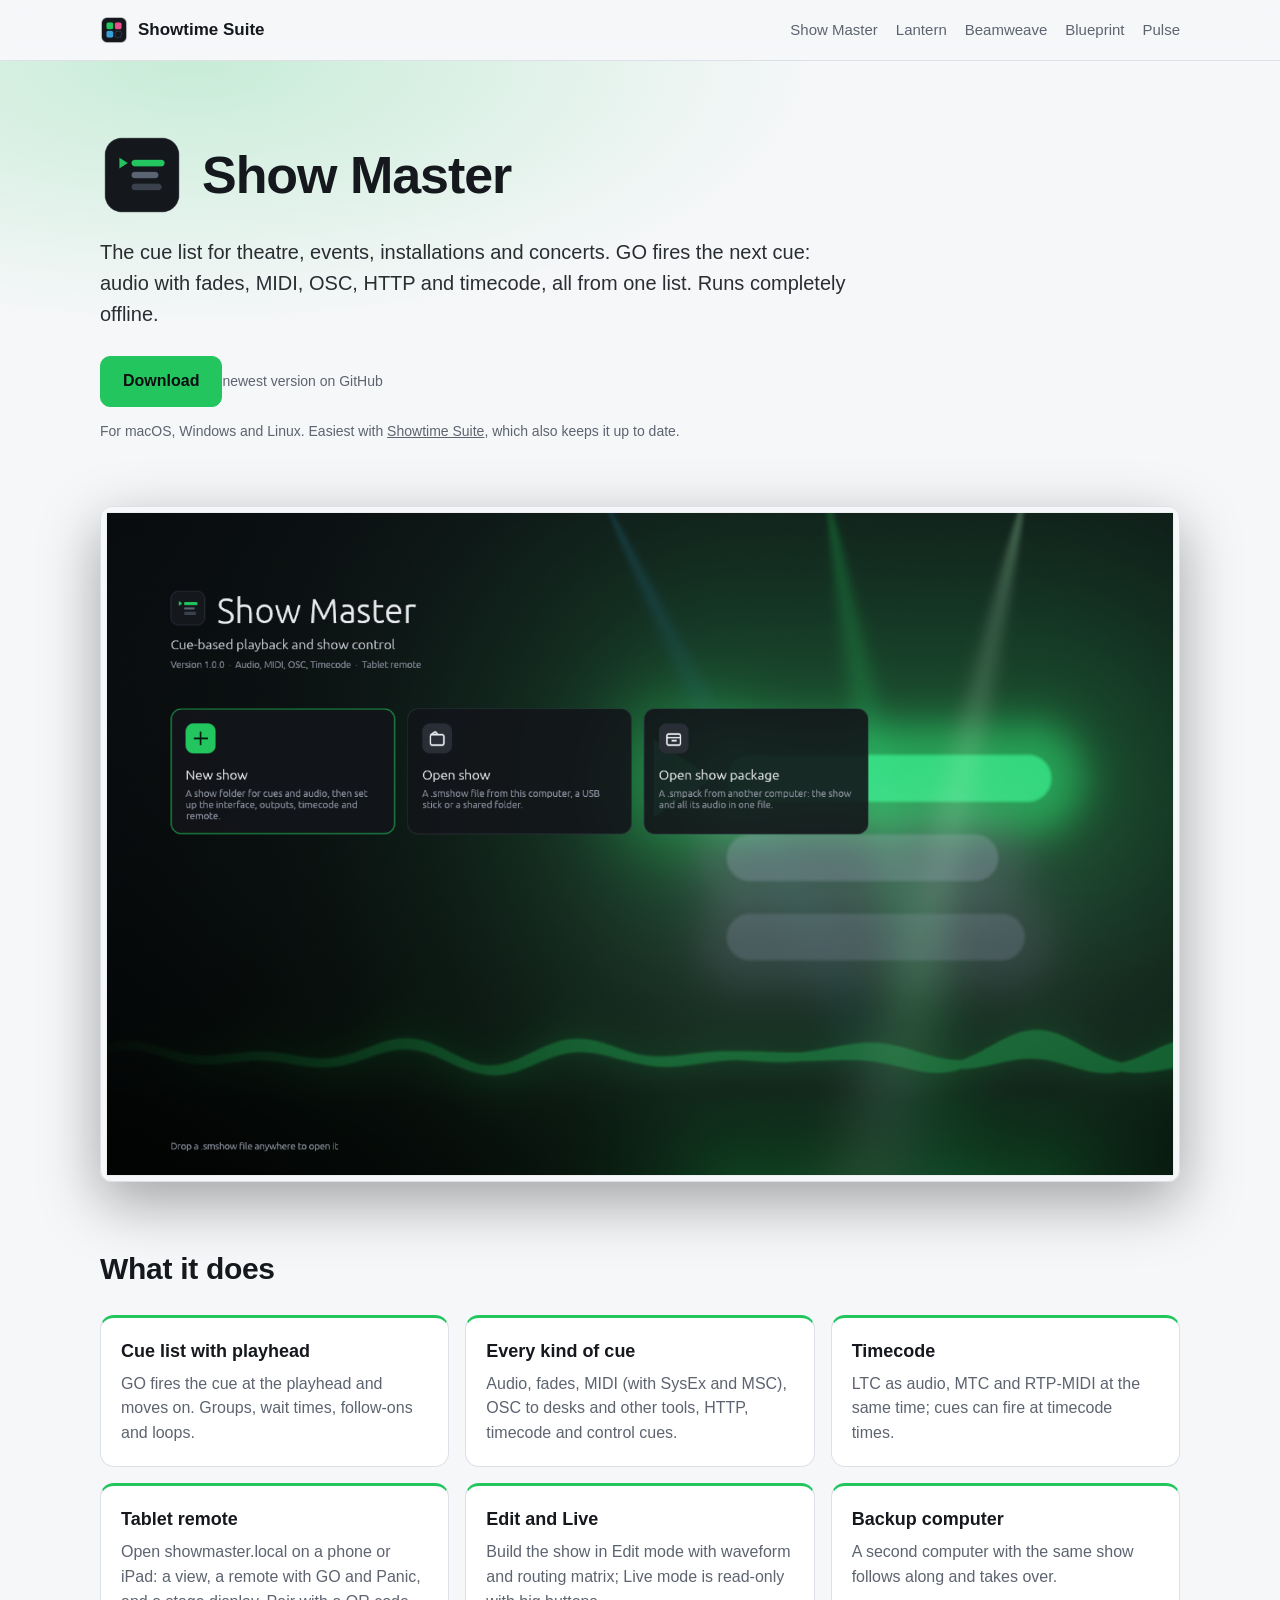
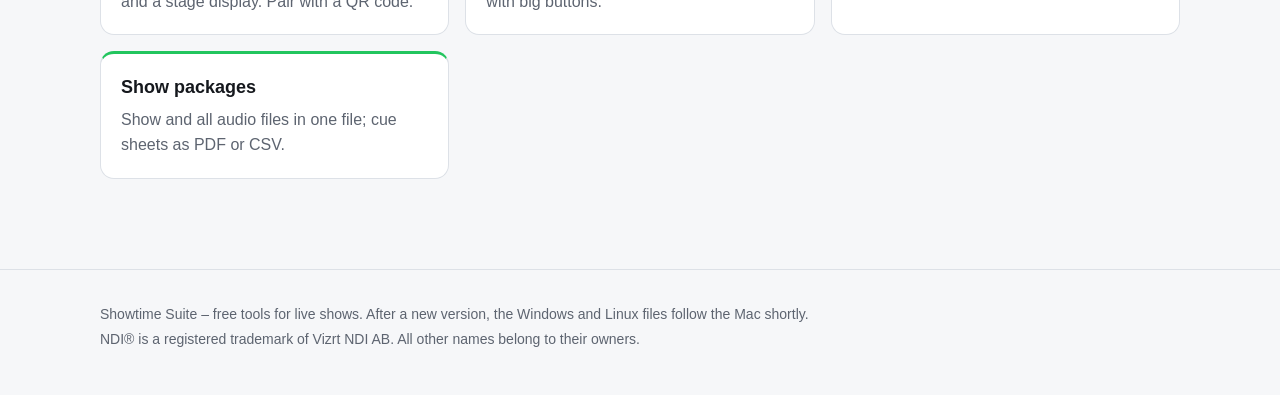
<file: showmaster/index.html>
<!doctype html>
<html lang="en">
<head>
<meta charset="utf-8">
<meta name="viewport" content="width=device-width, initial-scale=1">
<title>Show Master – Showtime Suite</title>
<meta name="description" content="Cue-based show control: audio playback, MIDI, OSC, timecode and tablet remote.">
<meta name="color-scheme" content="dark light">
<link rel="icon" href="../img/showtime-suite.png">
<link rel="stylesheet" href="../style.css">
</head>
<body style="--accent: #22c55e">
<header class="top"><div class="wrap">
  <a class="brand" href="../index.html"><img src="../img/showtime-suite.png" alt="">Showtime Suite</a>
  <nav><a href="../showmaster/index.html">Show Master</a><a href="../lantern/index.html">Lantern</a><a href="../beamweave/index.html">Beamweave</a><a href="../blueprint/index.html">Blueprint</a><a href="../pulse/index.html">Pulse</a></nav>
</div></header>
<main>
<section class="hero app"><div class="wrap">
  <div class="title"><img class="hero-icon" src="../img/showmaster.png" alt=""><h1>Show Master</h1></div>
  <p class="lead">The cue list for theatre, events, installations and concerts. GO fires the next cue: audio with fades, MIDI, OSC, HTTP and timecode, all from one list. Runs completely offline.</p>
  <div class="downloads" data-releases="Cheter0410/show-master-releases" data-rules="{&quot;macos&quot;: {&quot;suffix&quot;: &quot;.dmg&quot;}, &quot;windows&quot;: {&quot;prefix&quot;: &quot;ShowMaster-Setup-&quot;, &quot;suffix&quot;: &quot;.exe&quot;}, &quot;linux&quot;: {&quot;suffix&quot;: &quot;-linux-x86_64.tar.gz&quot;}}" data-primary="1"><a class="btn main" href="https://github.com/Cheter0410/show-master-releases/releases/latest">Download</a><span class="ver">newest version on GitHub</span></div>
  
  <p class="small">For macOS, Windows and Linux. Easiest with <a href="../index.html">Showtime Suite</a>, which also keeps it up to date.</p>
</div></section>
<section class="wrap gallery"><figure><img src="../img/showmaster-1.png" alt="Show Master screenshot" loading="lazy"></figure></section>
<section class="wrap"><h2>What it does</h2><div class="feats"><div class="feat"><h3>Cue list with playhead</h3><p>GO fires the cue at the playhead and moves on. Groups, wait times, follow-ons and loops.</p></div><div class="feat"><h3>Every kind of cue</h3><p>Audio, fades, MIDI (with SysEx and MSC), OSC to desks and other tools, HTTP, timecode and control cues.</p></div><div class="feat"><h3>Timecode</h3><p>LTC as audio, MTC and RTP-MIDI at the same time; cues can fire at timecode times.</p></div><div class="feat"><h3>Tablet remote</h3><p>Open showmaster.local on a phone or iPad: a view, a remote with GO and Panic, and a stage display. Pair with a QR code.</p></div><div class="feat"><h3>Edit and Live</h3><p>Build the show in Edit mode with waveform and routing matrix; Live mode is read-only with big buttons.</p></div><div class="feat"><h3>Backup computer</h3><p>A second computer with the same show follows along and takes over.</p></div><div class="feat"><h3>Show packages</h3><p>Show and all audio files in one file; cue sheets as PDF or CSV.</p></div></div></section>
</main>
<footer><div class="wrap">
  <p>Showtime Suite – free tools for live shows. After a new version, the Windows and Linux files follow the Mac shortly.</p>
  <p>NDI® is a registered trademark of Vizrt NDI AB. All other names belong to their owners.</p>
</div></footer>
<script src="../downloads.js" defer></script>
</body>
</html>
</file>
<file: style.css>
:root {
  --bg: #0c0e11; --panel: #111318; --card: #171a20; --line: #262a33;
  --text: #e6e8ec; --muted: #8b919c; --accent: #a78bfa;
  --on-accent: #0c0e11;
}
@media (prefers-color-scheme: light) {
  :root { --bg: #f6f7f9; --panel: #ffffff; --card: #ffffff; --line: #dde1e7; --text: #15181d; --muted: #5d6470; }
}
* { box-sizing: border-box; }
html { -webkit-text-size-adjust: 100%; }
body { margin: 0; background: var(--bg); color: var(--text);
  font: 17px/1.55 -apple-system, BlinkMacSystemFont, "Segoe UI", Roboto, "Helvetica Neue", sans-serif; }
img { max-width: 100%; }
a { color: inherit; }
.wrap { max-width: 1120px; margin: 0 auto; padding: 0 20px; }

.top { position: sticky; top: 0; z-index: 10; background: color-mix(in srgb, var(--bg) 85%, transparent);
  backdrop-filter: blur(10px); border-bottom: 1px solid var(--line); }
.top .wrap { display: flex; align-items: center; gap: 24px; height: 60px; }
.brand { display: flex; align-items: center; gap: 10px; font-weight: 700; text-decoration: none; white-space: nowrap; }
.brand img { width: 28px; height: 28px; }
.top nav { display: flex; gap: 18px; overflow-x: auto; scrollbar-width: none; margin-left: auto; }
.top nav a { color: var(--muted); text-decoration: none; font-size: 15px; white-space: nowrap; }
.top nav a:hover { color: var(--text); }

.hero { padding: 72px 0 56px; background:
  radial-gradient(900px 380px at 15% 0%, color-mix(in srgb, var(--accent) 22%, transparent), transparent 70%); }
.hero-grid { display: grid; grid-template-columns: 1fr 1.1fr; gap: 48px; align-items: center; }
.hero-icon { width: 84px; height: 84px; border-radius: 20px; }
.hero h1 { font-size: 52px; line-height: 1.05; margin: 18px 0 14px; letter-spacing: -0.02em; }
.hero.app .title { display: flex; align-items: center; gap: 18px; }
.hero.app h1 { margin: 0; }
.hero.app .lead { max-width: 760px; margin-top: 20px; }
.lead { font-size: 20px; color: var(--text); opacity: .9; margin: 0 0 26px; }
.small { color: var(--muted); font-size: 14px; margin: 14px 0 0; }
.hero-shot { border-radius: 14px; border: 1px solid var(--line); box-shadow: 0 30px 80px rgba(0,0,0,.45); }

.downloads .row { display: flex; flex-wrap: wrap; gap: 10px; }
.downloads .row.extra { margin-top: 14px; }
.btn { display: inline-flex; align-items: center; padding: 10px 18px; border-radius: 10px; text-decoration: none;
  font-weight: 600; font-size: 15px; border: 1px solid var(--line); background: var(--card); }
.btn:hover { border-color: var(--accent); }
.btn.main { background: var(--accent); color: var(--on-accent); border-color: var(--accent); padding: 12px 22px; font-size: 16px; }
.btn.main:hover { filter: brightness(1.08); }
.btn.small { font-size: 14px; padding: 7px 14px; font-weight: 500; }
.ver { color: var(--muted); font-size: 14px; margin: 10px 0 0; }
.ver a { color: var(--muted); }

h2 { font-size: 30px; margin: 64px 0 22px; letter-spacing: -0.01em; }
.cards { display: grid; grid-template-columns: repeat(auto-fill, minmax(320px, 1fr)); gap: 18px; }
.card { display: flex; flex-direction: column; padding: 22px; border-radius: 16px; background: var(--card);
  border: 1px solid var(--line); text-decoration: none; transition: border-color .15s, transform .15s; }
.card:hover { border-color: var(--accent); transform: translateY(-2px); }
.card-head { display: flex; align-items: center; gap: 12px; }
.card .icon { width: 44px; height: 44px; border-radius: 11px; }
.card h3 { margin: 0; font-size: 21px; }
.card p { color: var(--muted); margin: 12px 0 16px; }
.card .peek { border-radius: 8px; border: 1px solid var(--line); margin-bottom: 14px; aspect-ratio: 16 / 10; object-fit: cover; object-position: top left; }
.card .more { margin-top: auto; color: var(--accent); font-weight: 600; font-size: 15px; }

.gallery { display: grid; gap: 22px; margin-top: 8px; }
.gallery figure { margin: 0; }
.gallery img { display: block; border-radius: 12px; border: 1px solid var(--line); box-shadow: 0 20px 60px rgba(0,0,0,.35); }

.feats { display: grid; grid-template-columns: repeat(auto-fill, minmax(300px, 1fr)); gap: 16px; }
.feat { padding: 20px; border-radius: 14px; background: var(--card); border: 1px solid var(--line);
  border-top: 3px solid var(--accent); }
.feat h3 { margin: 0 0 6px; font-size: 18px; }
.feat p { margin: 0; color: var(--muted); font-size: 16px; }

.ticks { list-style: none; padding: 0; margin: 0; display: grid; gap: 10px; max-width: 820px; }
.ticks li { padding-left: 30px; position: relative; }
.ticks li::before { content: ""; position: absolute; left: 4px; top: 7px; width: 12px; height: 7px;
  border-left: 2.5px solid var(--accent); border-bottom: 2.5px solid var(--accent); transform: rotate(-45deg); }

footer { margin-top: 90px; padding: 30px 0 40px; border-top: 1px solid var(--line); color: var(--muted); font-size: 14px; }
footer p { margin: 4px 0; }

@media (max-width: 860px) {
  .hero-grid { grid-template-columns: 1fr; }
  .hero h1 { font-size: 40px; }
  .lead { font-size: 18px; }
}
@media (max-width: 560px) {
  .wrap { padding: 0 16px; }
  .top nav { display: none; }
  .hero { padding: 48px 0 36px; }
  .cards, .feats { grid-template-columns: 1fr; }
  h2 { font-size: 26px; margin-top: 48px; }
}
</file>
